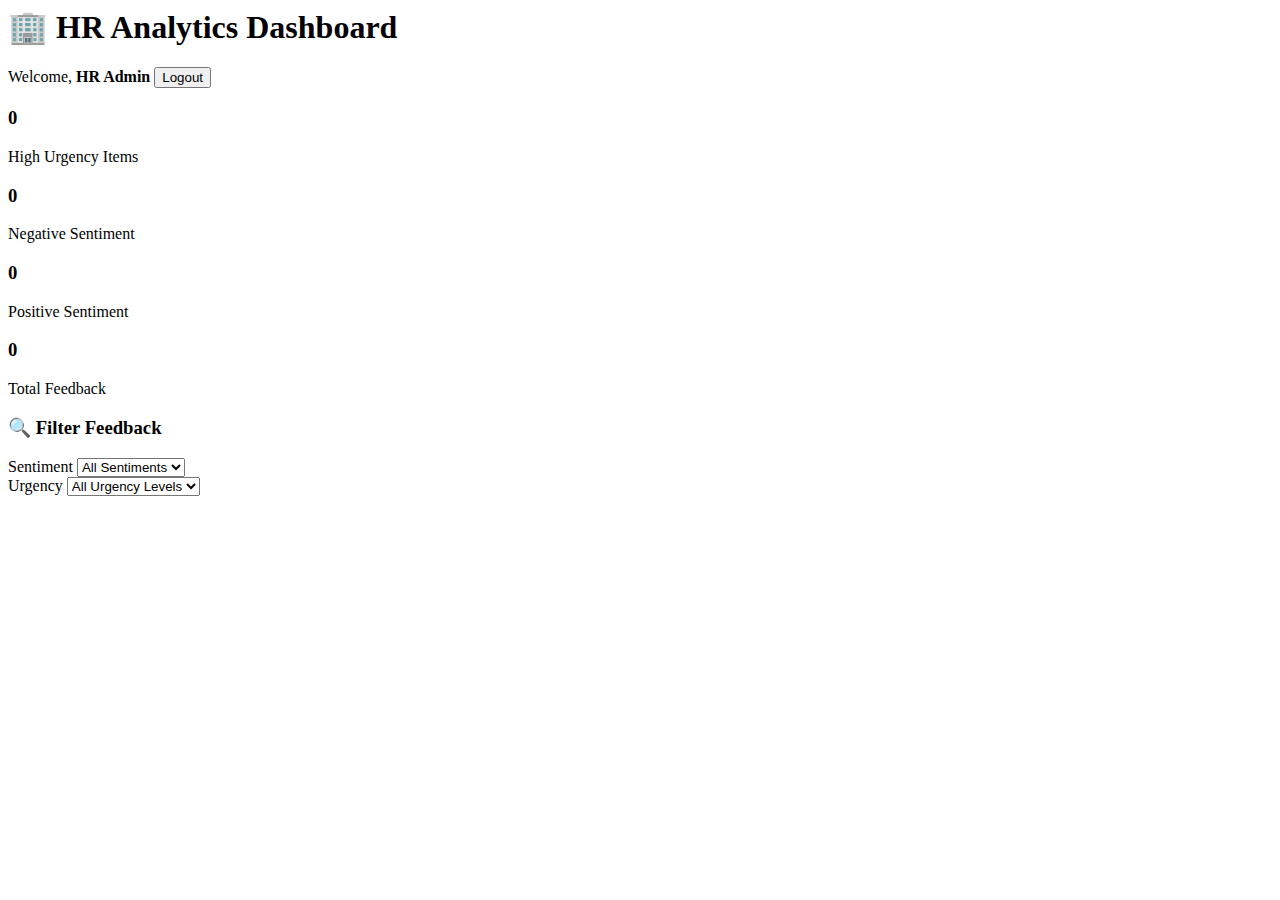
<file: frontend/admin-dashboard.html>
<body>
    <div class="header">
        <h1>🏢 HR Analytics Dashboard</h1>
        <div class="user-info">
            <span>Welcome, <strong>HR Admin</strong></span>
            <button class="logout-btn" onclick="logout()">Logout</button>
        </div>
    </div>

    <div class="container">
        <!-- Statistics Overview -->
        <div class="stats-grid">
            <div class="stat-card urgent">
                <h3 id="urgentCount">0</h3>
                <p>High Urgency Items</p>
            </div>
            <div class="stat-card negative">
                <h3 id="negativeCount">0</h3>
                <p>Negative Sentiment</p>
            </div>
            <div class="stat-card positive">
                <h3 id="positiveCount">0</h3>
                <p>Positive Sentiment</p>
            </div>
            <div class="stat-card">
                <h3 id="totalCount">0</h3>
                <p>Total Feedback</p>
            </div>
        </div>

        <!-- Filters -->
        <div class="filters">
            <h3>🔍 Filter Feedback</h3>
            <div class="filter-row">
                <div class="filter-group">
                    <label>Sentiment</label>
                    <select id="sentimentFilter">
                        <option value="">All Sentiments</option>
                        <option value="Positive">Positive</option>
                        <option value="Negative">Negative</option>
                        <option value="Neutral">Neutral</option>
                    </select>
                </div>
                <div class="filter-group">
                    <label>Urgency</label>
                    <select id="urgencyFilter">
                        <option value="">All Urgency Levels</option>
                        <option value="High">High</option>
                        <option value="Medium">Medium</option>
                        <option value="Low">Low</option>
                    </select>
</file>
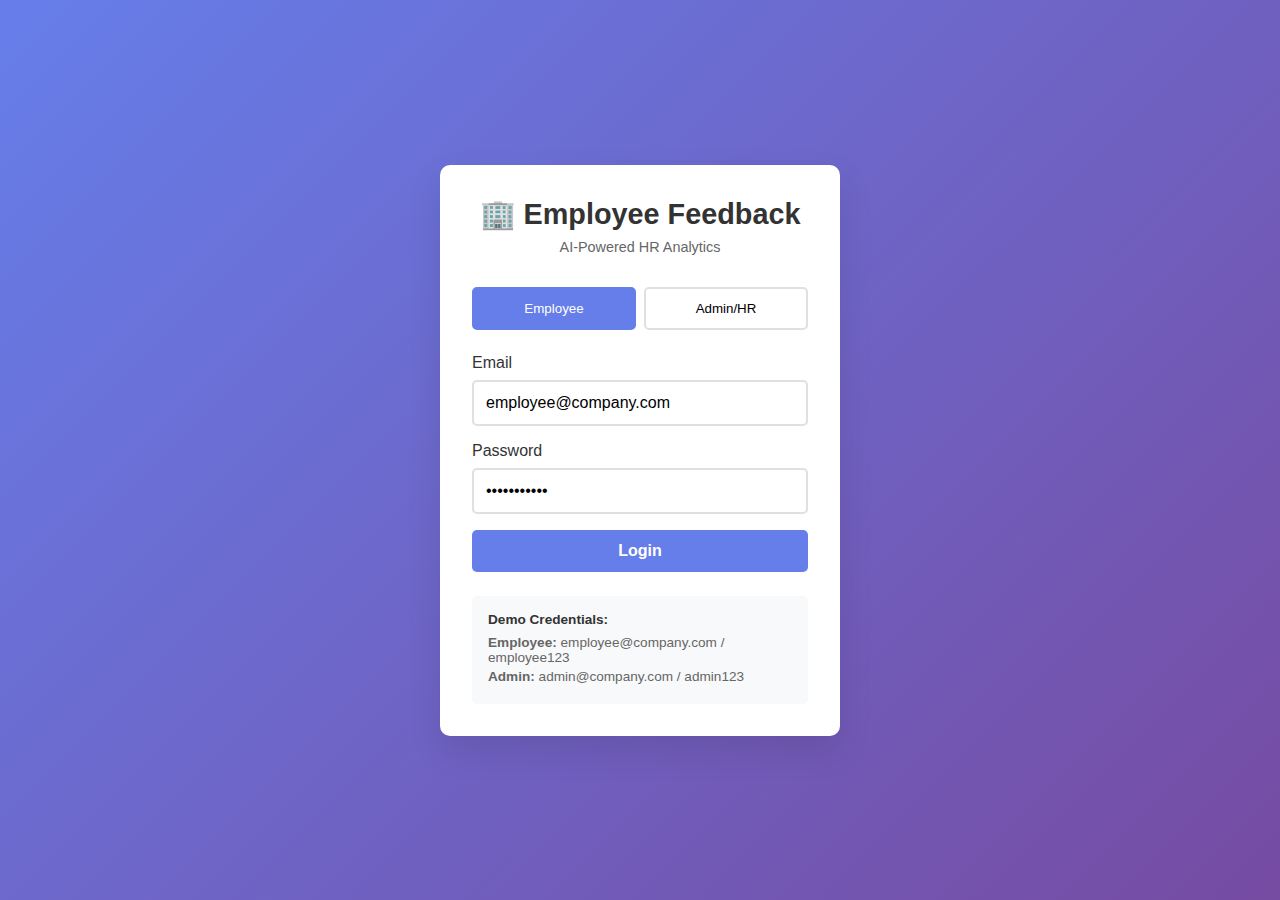
<file: frontend/login.html>
<!DOCTYPE html>
<html lang="en">
<head>
    <meta charset="UTF-8">
    <meta name="viewport" content="width=device-width, initial-scale=1.0">
    <title>Employee Feedback System - Login</title>
    <style>
        * {
            margin: 0;
            padding: 0;
            box-sizing: border-box;
        }

        body {
            font-family: 'Segoe UI', Tahoma, Geneva, Verdana, sans-serif;
            background: linear-gradient(135deg, #667eea 0%, #764ba2 100%);
            min-height: 100vh;
            display: flex;
            align-items: center;
            justify-content: center;
        }

        .login-container {
            background: white;
            padding: 2rem;
            border-radius: 10px;
            box-shadow: 0 15px 35px rgba(0, 0, 0, 0.1);
            width: 100%;
            max-width: 400px;
        }

        .logo {
            text-align: center;
            margin-bottom: 2rem;
        }

        .logo h1 {
            color: #333;
            font-size: 1.8rem;
            margin-bottom: 0.5rem;
        }

        .logo p {
            color: #666;
            font-size: 0.9rem;
        }

        .role-selector {
            margin-bottom: 1.5rem;
        }

        .role-buttons {
            display: flex;
            gap: 0.5rem;
            margin-bottom: 1rem;
        }

        .role-btn {
            flex: 1;
            padding: 0.75rem;
            border: 2px solid #e0e0e0;
            background: white;
            border-radius: 5px;
            cursor: pointer;
            transition: all 0.3s ease;
            font-weight: 500;
        }

        .role-btn.active {
            background: #667eea;
            color: white;
            border-color: #667eea;
        }

        .form-group {
            margin-bottom: 1rem;
        }

        .form-group label {
            display: block;
            margin-bottom: 0.5rem;
            color: #333;
            font-weight: 500;
        }

        .form-group input {
            width: 100%;
            padding: 0.75rem;
            border: 2px solid #e0e0e0;
            border-radius: 5px;
            font-size: 1rem;
            transition: border-color 0.3s ease;
        }

        .form-group input:focus {
            outline: none;
            border-color: #667eea;
        }

        .login-btn {
            width: 100%;
            padding: 0.75rem;
            background: #667eea;
            color: white;
            border: none;
            border-radius: 5px;
            font-size: 1rem;
            font-weight: 600;
            cursor: pointer;
            transition: background 0.3s ease;
        }

        .login-btn:hover {
            background: #5a6fd8;
        }

        .login-btn:disabled {
            background: #ccc;
            cursor: not-allowed;
        }

        .status {
            margin-top: 1rem;
            padding: 0.75rem;
            border-radius: 5px;
            text-align: center;
            font-weight: 500;
        }

        .status.success {
            background: #d4edda;
            color: #155724;
            border: 1px solid #c3e6cb;
        }

        .status.error {
            background: #f8d7da;
            color: #721c24;
            border: 1px solid #f5c6cb;
        }

        .demo-credentials {
            margin-top: 1.5rem;
            padding: 1rem;
            background: #f8f9fa;
            border-radius: 5px;
            font-size: 0.85rem;
        }

        .demo-credentials h4 {
            margin-bottom: 0.5rem;
            color: #333;
        }

        .demo-credentials p {
            margin-bottom: 0.25rem;
            color: #666;
        }
    </style>
</head>
<body>
    <div class="login-container">
        <div class="logo">
            <h1>🏢 Employee Feedback</h1>
            <p>AI-Powered HR Analytics</p>
        </div>

        <div class="role-selector">
            <div class="role-buttons">
                <button class="role-btn active" data-role="employee">Employee</button>
                <button class="role-btn" data-role="admin">Admin/HR</button>
            </div>
        </div>

        <form id="loginForm">
            <div class="form-group">
                <label for="email">Email</label>
                <input type="email" id="email" required>
            </div>

            <div class="form-group">
                <label for="password">Password</label>
                <input type="password" id="password" required>
            </div>

            <button type="submit" class="login-btn" id="loginBtn">Login</button>
        </form>

        <div id="status"></div>

        <div class="demo-credentials">
            <h4>Demo Credentials:</h4>
            <p><strong>Employee:</strong> employee@company.com / employee123</p>
            <p><strong>Admin:</strong> admin@company.com / admin123</p>
        </div>
    </div>

    <script>
        let selectedRole = 'employee';
        let currentUser = null;

        // Role selection
        document.querySelectorAll('.role-btn').forEach(btn => {
            btn.addEventListener('click', () => {
                document.querySelectorAll('.role-btn').forEach(b => b.classList.remove('active'));
                btn.classList.add('active');
                selectedRole = btn.dataset.role;
            });
        });

        // Login form
        document.getElementById('loginForm').addEventListener('submit', async (e) => {
            e.preventDefault();
            
            const email = document.getElementById('email').value;
            const password = document.getElementById('password').value;
            const loginBtn = document.getElementById('loginBtn');
            const status = document.getElementById('status');

            loginBtn.disabled = true;
            loginBtn.textContent = 'Logging in...';
            status.innerHTML = '';

            try {
                // Simulate login (in real app, this would call your auth API)
                await new Promise(resolve => setTimeout(resolve, 1000));
                
                // Demo credentials check
                if (selectedRole === 'employee' && email === 'employee@company.com' && password === 'employee123') {
                    currentUser = { role: 'employee', email, name: 'John Employee' };
                    status.innerHTML = '<div class="status success">✅ Login successful! Redirecting...</div>';
                    setTimeout(() => {
                        window.location.href = 'user-dashboard.html';
                    }, 1500);
                } else if (selectedRole === 'admin' && email === 'admin@company.com' && password === 'admin123') {
                    currentUser = { role: 'admin', email, name: 'HR Admin' };
                    status.innerHTML = '<div class="status success">✅ Login successful! Redirecting...</div>';
                    setTimeout(() => {
                        window.location.href = 'admin-dashboard.html';
                    }, 1500);
                } else {
                    throw new Error('Invalid credentials');
                }
            } catch (error) {
                status.innerHTML = '<div class="status error">❌ Invalid credentials. Please try again.</div>';
            } finally {
                loginBtn.disabled = false;
                loginBtn.textContent = 'Login';
            }
        });

        // Auto-fill demo credentials
        document.querySelectorAll('.role-btn').forEach(btn => {
            btn.addEventListener('click', () => {
                const emailField = document.getElementById('email');
                const passwordField = document.getElementById('password');
                
                if (btn.dataset.role === 'employee') {
                    emailField.value = 'employee@company.com';
                    passwordField.value = 'employee123';
                } else {
                    emailField.value = 'admin@company.com';
                    passwordField.value = 'admin123';
                }
            });
        });

        // Initial auto-fill
        document.getElementById('email').value = 'employee@company.com';
        document.getElementById('password').value = 'employee123';
    </script>
</body>
</html>
</file>
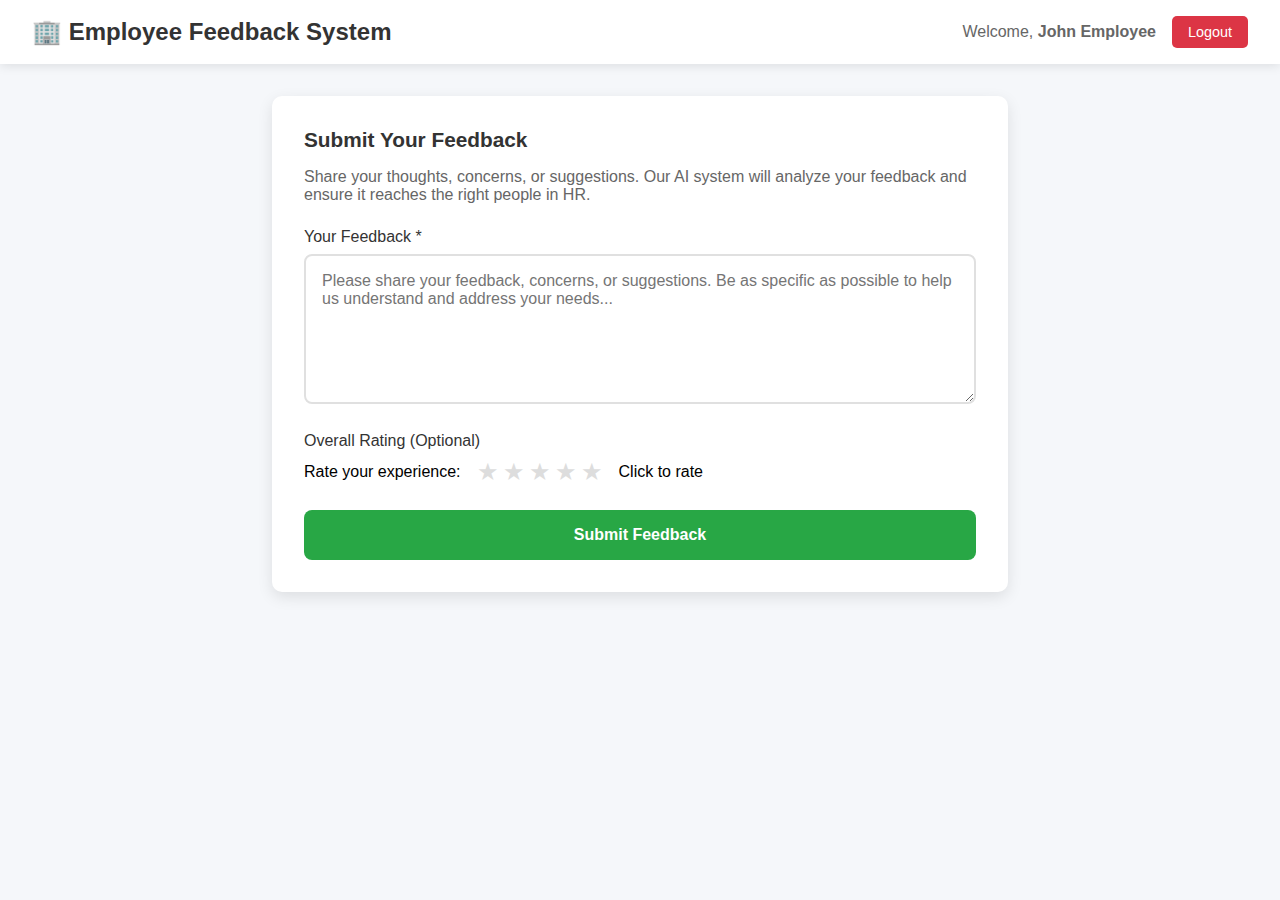
<file: frontend/user-dashboard.html>
<!DOCTYPE html>
<html lang="en">
<head>
    <meta charset="UTF-8">
    <meta name="viewport" content="width=device-width, initial-scale=1.0">
    <title>Employee Dashboard - Submit Feedback</title>
    <style>
        * {
            margin: 0;
            padding: 0;
            box-sizing: border-box;
        }

        body {
            font-family: 'Segoe UI', Tahoma, Geneva, Verdana, sans-serif;
            background: #f5f7fa;
            min-height: 100vh;
        }

        .header {
            background: white;
            padding: 1rem 2rem;
            box-shadow: 0 2px 10px rgba(0, 0, 0, 0.1);
            display: flex;
            justify-content: space-between;
            align-items: center;
        }

        .header h1 {
            color: #333;
            font-size: 1.5rem;
        }

        .user-info {
            display: flex;
            align-items: center;
            gap: 1rem;
        }

        .user-info span {
            color: #666;
        }

        .logout-btn {
            background: #dc3545;
            color: white;
            border: none;
            padding: 0.5rem 1rem;
            border-radius: 5px;
            cursor: pointer;
            font-size: 0.9rem;
        }

        .logout-btn:hover {
            background: #c82333;
        }

        .container {
            max-width: 800px;
            margin: 2rem auto;
            padding: 0 2rem;
        }

        .card {
            background: white;
            border-radius: 10px;
            padding: 2rem;
            box-shadow: 0 5px 15px rgba(0, 0, 0, 0.1);
            margin-bottom: 2rem;
        }

        .card h2 {
            color: #333;
            margin-bottom: 1rem;
            font-size: 1.3rem;
        }

        .form-group {
            margin-bottom: 1.5rem;
        }

        .form-group label {
            display: block;
            margin-bottom: 0.5rem;
            color: #333;
            font-weight: 500;
        }

        .form-group textarea {
            width: 100%;
            min-height: 150px;
            padding: 1rem;
            border: 2px solid #e0e0e0;
            border-radius: 8px;
            font-size: 1rem;
            font-family: inherit;
            resize: vertical;
            transition: border-color 0.3s ease;
        }

        .form-group textarea:focus {
            outline: none;
            border-color: #667eea;
        }

        .rating-group {
            display: flex;
            align-items: center;
            gap: 1rem;
        }

        .rating-stars {
            display: flex;
            gap: 0.25rem;
        }

        .star {
            font-size: 1.5rem;
            color: #ddd;
            cursor: pointer;
            transition: color 0.2s ease;
        }

        .star.active {
            color: #ffc107;
        }

        .submit-btn {
            background: #28a745;
            color: white;
            border: none;
            padding: 1rem 2rem;
            border-radius: 8px;
            font-size: 1rem;
            font-weight: 600;
            cursor: pointer;
            transition: background 0.3s ease;
            width: 100%;
        }

        .submit-btn:hover {
            background: #218838;
        }

        .submit-btn:disabled {
            background: #6c757d;
            cursor: not-allowed;
        }

        .status {
            margin-top: 1rem;
            padding: 1rem;
            border-radius: 8px;
            text-align: center;
            font-weight: 500;
        }

        .status.success {
            background: #d4edda;
            color: #155724;
            border: 1px solid #c3e6cb;
        }

        .status.error {
            background: #f8d7da;
            color: #721c24;
            border: 1px solid #f5c6cb;
        }

        .status.loading {
            background: #d1ecf1;
            color: #0c5460;
            border: 1px solid #bee5eb;
        }

        .analysis-results {
            margin-top: 2rem;
            padding: 1.5rem;
            background: #f8f9fa;
            border-radius: 8px;
            border-left: 4px solid #667eea;
        }

        .analysis-results h3 {
            color: #333;
            margin-bottom: 1rem;
        }

        .result-item {
            margin-bottom: 1rem;
            padding: 0.75rem;
            background: white;
            border-radius: 5px;
            border-left: 3px solid #667eea;
        }

        .result-item h4 {
            color: #333;
            margin-bottom: 0.5rem;
            font-size: 0.9rem;
            text-transform: uppercase;
            letter-spacing: 0.5px;
        }

        .result-item p {
            color: #666;
            margin: 0;
        }

        .urgency-high {
            border-left-color: #dc3545;
            background: #fff5f5;
        }

        .urgency-medium {
            border-left-color: #ffc107;
            background: #fffbf0;
        }

        .urgency-low {
            border-left-color: #28a745;
            background: #f0fff4;
        }

        .sentiment-positive {
            border-left-color: #28a745;
        }

        .sentiment-negative {
            border-left-color: #dc3545;
        }

        .sentiment-neutral {
            border-left-color: #6c757d;
        }
    </style>
</head>
<body>
    <div class="header">
        <h1>🏢 Employee Feedback System</h1>
        <div class="user-info">
            <span>Welcome, <strong>John Employee</strong></span>
            <button class="logout-btn" onclick="logout()">Logout</button>
        </div>
    </div>

    <div class="container">
        <div class="card">
            <h2>Submit Your Feedback</h2>
            <p style="color: #666; margin-bottom: 1.5rem;">
                Share your thoughts, concerns, or suggestions. Our AI system will analyze your feedback 
                and ensure it reaches the right people in HR.
            </p>

            <form id="feedbackForm">
                <div class="form-group">
                    <label for="feedback">Your Feedback *</label>
                    <textarea 
                        id="feedback" 
                        placeholder="Please share your feedback, concerns, or suggestions. Be as specific as possible to help us understand and address your needs..."
                        required
                    ></textarea>
                </div>

                <div class="form-group">
                    <label>Overall Rating (Optional)</label>
                    <div class="rating-group">
                        <span>Rate your experience:</span>
                        <div class="rating-stars" id="ratingStars">
                            <span class="star" data-rating="1">★</span>
                            <span class="star" data-rating="2">★</span>
                            <span class="star" data-rating="3">★</span>
                            <span class="star" data-rating="4">★</span>
                            <span class="star" data-rating="5">★</span>
                        </div>
                        <span id="ratingText">Click to rate</span>
                    </div>
                </div>

                <button type="submit" class="submit-btn" id="submitBtn">
                    Submit Feedback
                </button>
            </form>

            <div id="status"></div>
        </div>

        <div id="analysisResults" class="analysis-results" style="display: none;">
            <h3>📊 Analysis Results</h3>
            <div id="resultsContent"></div>
        </div>
    </div>

    <script>
        let selectedRating = 0;

        // Rating stars
        document.querySelectorAll('.star').forEach(star => {
            star.addEventListener('click', () => {
                const rating = parseInt(star.dataset.rating);
                selectedRating = rating;
                
                document.querySelectorAll('.star').forEach((s, index) => {
                    if (index < rating) {
                        s.classList.add('active');
                    } else {
                        s.classList.remove('active');
                    }
                });

                const ratingTexts = ['', 'Poor', 'Fair', 'Good', 'Very Good', 'Excellent'];
                document.getElementById('ratingText').textContent = ratingTexts[rating];
            });
        });

        // Form submission
        document.getElementById('feedbackForm').addEventListener('submit', async (e) => {
            e.preventDefault();
            
            const feedback = document.getElementById('feedback').value;
            const submitBtn = document.getElementById('submitBtn');
            const status = document.getElementById('status');
            const analysisResults = document.getElementById('analysisResults');
            const resultsContent = document.getElementById('resultsContent');

            if (!feedback.trim()) {
                status.innerHTML = '<div class="status error">Please enter your feedback before submitting.</div>';
                return;
            }

            submitBtn.disabled = true;
            submitBtn.textContent = 'Analyzing...';
            status.innerHTML = '<div class="status loading">🔄 Analyzing your feedback with AI...</div>';
            analysisResults.style.display = 'none';

            /*try {
                // Call the orchestrator API
                const response = await fetch('http://127.0.0.1:8000/analyze', {
                    method: 'POST',
                    headers: {
                        'Content-Type': 'application/json'
                    },
                    body: JSON.stringify({ text: feedback })
                });

                if (!response.ok) {
                    throw new Error(`HTTP error! status: ${response.status}`);
                }

                const data = await response.json();
                
                // Display results
                displayAnalysisResults(data);
                
                status.innerHTML = '<div class="status success">✅ Feedback submitted and analyzed successfully!</div>';
                analysisResults.style.display = 'block';

                // Clear form
                document.getElementById('feedback').value = '';
                selectedRating = 0;
                document.querySelectorAll('.star').forEach(s => s.classList.remove('active'));
                document.getElementById('ratingText').textContent = 'Click to rate';

            } catch (error) {
                console.error('Error:', error);
                status.innerHTML = '<div class="status error">❌ Error analyzing feedback. Please try again.</div>';
            } finally {
                submitBtn.disabled = false;
                submitBtn.textContent = 'Submit Feedback';
            }
        });*/

        function displayAnalysisResults(data) {
            const resultsContent = document.getElementById('resultsContent');
            
            let html = '';

            // Sentiment
            if (data.sentiment) {
                const sentimentClass = `sentiment-${data.sentiment.label.toLowerCase()}`;
                html += `
                    <div class="result-item ${sentimentClass}">
                        <h4>😊 Sentiment Analysis</h4>
                        <p><strong>${data.sentiment.label}</strong> (Confidence: ${(data.sentiment.score * 100).toFixed(1)}%)</p>
                    </div>
                `;
            }

            // Urgency
            if (data.urgency) {
                const urgencyClass = `urgency-${data.urgency.urgency.toLowerCase()}`;
                const urgencyEmoji = data.urgency.urgency === 'High' ? '🚨' : 
                                   data.urgency.urgency === 'Medium' ? '⚠️' : '✅';
                html += `
                    <div class="result-item ${urgencyClass}">
                        <h4>${urgencyEmoji} Urgency Level</h4>
                        <p><strong>${data.urgency.urgency}</strong> (Confidence: ${(data.urgency.confidence * 100).toFixed(1)}%)</p>
                        <p><small>${data.urgency.reason}</small></p>
                    </div>
                `;
            }

            // Themes
            if (data.themes) {
                html += `
                    <div class="result-item">
                        <h4>🏷️ Key Themes</h4>
                        <p><strong>Summary:</strong> ${data.themes.summary}</p>
                        ${data.themes.entities && data.themes.entities.length > 0 ? 
                            `<p><strong>Entities:</strong> ${data.themes.entities.join(', ')}</p>` : ''}
                        ${data.themes.classification && data.themes.classification.label ? 
                            `<p><strong>Category:</strong> ${data.themes.classification.label} (${(data.themes.classification.score * 100).toFixed(1)}%)</p>` : ''}
                    </div>
                `;
            }

            // Suggestions
            if (data.suggestion && data.suggestion.suggestions) {
                html += `
                    <div class="result-item">
                        <h4>💡 HR Recommendations</h4>
                        <ul style="margin: 0.5rem 0; padding-left: 1.5rem;">
                            ${data.suggestion.suggestions.map(s => `<li>${s}</li>`).join('')}
                        </ul>
                        <p><small><strong>Rationale:</strong> ${data.suggestion.rationale}</small></p>
                    </div>
                `;
            }

            resultsContent.innerHTML = html;
        }

        function logout() {
            if (confirm('Are you sure you want to logout?')) {
                window.location.href = 'login.html';
            }
        }
    </script>
</body>
</html>
</file>
